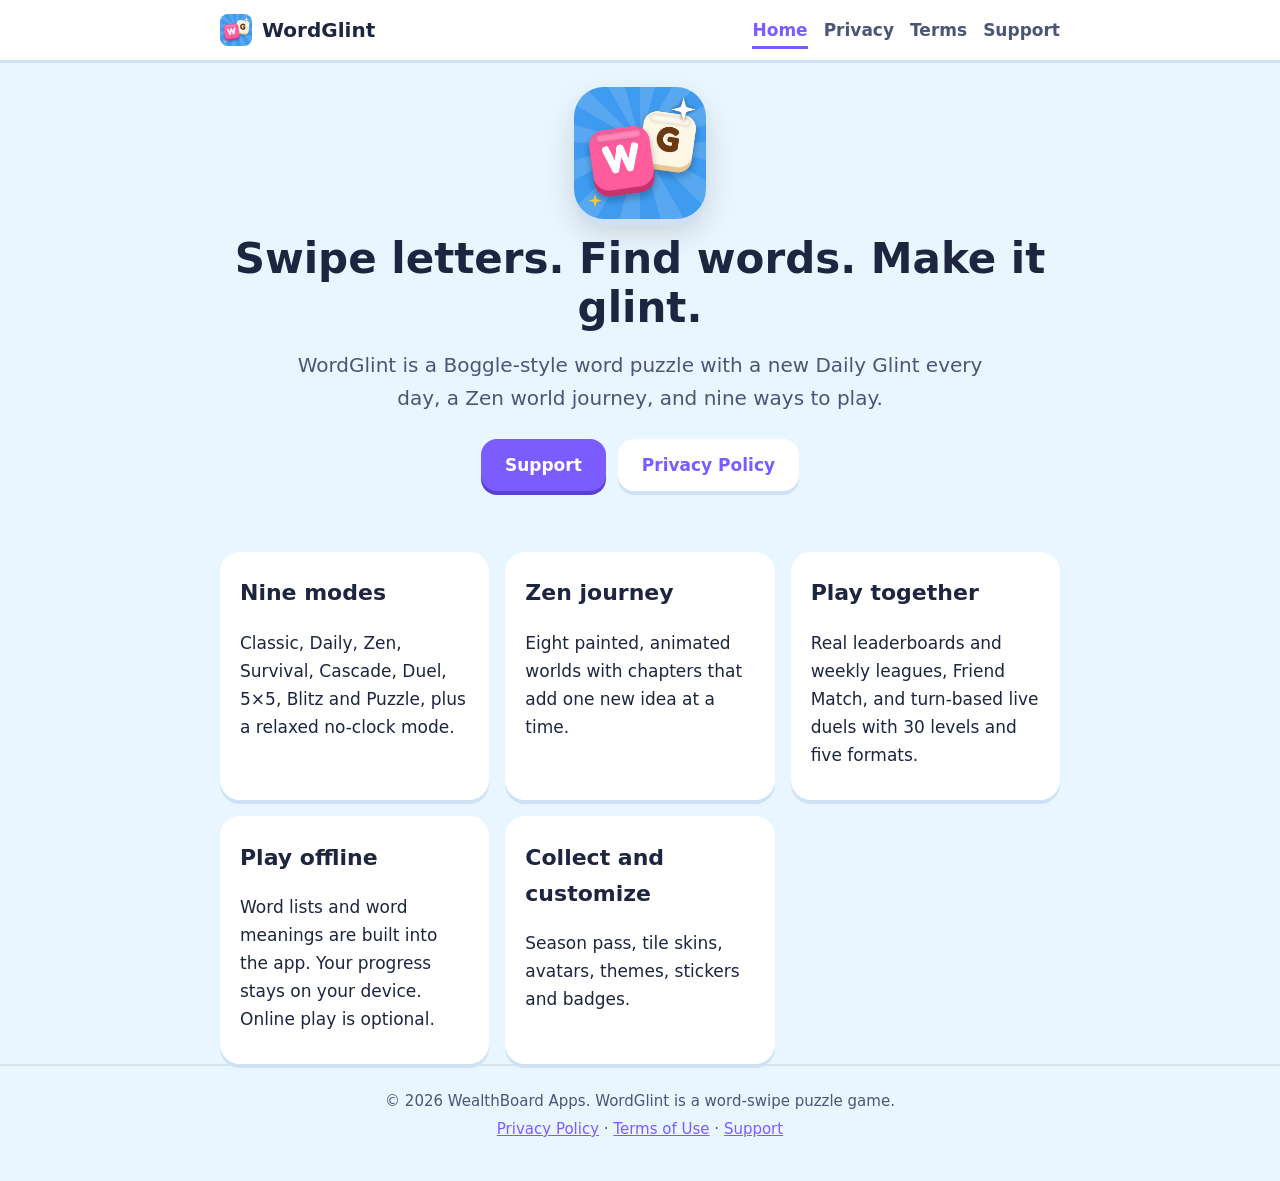
<file: index.html>
<!doctype html>
<html lang="en">
<head>
<meta charset="utf-8">
<meta name="viewport" content="width=device-width,initial-scale=1">
<title>WordGlint — swipe letters, find words</title>
<meta name="description" content="WordGlint is a candy-bright word-swipe puzzle game for iPhone and Android with Daily Glint, Zen journey, Blitz, Survival and more.">
<link rel="icon" type="image/png" href="favicon.png">
<link rel="apple-touch-icon" href="apple-touch-icon.png">
<link rel="stylesheet" href="style.css">
</head>
<body>
<header class="top"><div class="wrap bar">
<a class="brand" href="/"><img src="favicon.png" width="32" height="32" alt=""><span>WordGlint</span></a>
<nav><a href="/" aria-current=page>Home</a><a href="privacy.html">Privacy</a><a href="terms.html">Terms</a><a href="support.html">Support</a></nav>
</div></header>
<main class="wrap">

<section class="hero">
<img class="appicon" src="icon.png" width="132" height="132" alt="WordGlint app icon">
<h1>Swipe letters. Find words. Make it glint.</h1>
<p class="lead">WordGlint is a Boggle-style word puzzle with a new Daily Glint every day, a Zen world journey, and nine ways to play.</p>
<p class="cta"><a class="btn" href="support.html">Support</a><a class="btn ghost" href="privacy.html">Privacy Policy</a></p>
</section>
<section class="grid">
<div class="card"><h2>Nine modes</h2><p>Classic, Daily, Zen, Survival, Cascade, Duel, 5&times;5, Blitz and Puzzle, plus a relaxed no-clock mode.</p></div>
<div class="card"><h2>Zen journey</h2><p>Eight painted, animated worlds with chapters that add one new idea at a time.</p></div>
<div class="card"><h2>Play together</h2><p>Real leaderboards and weekly leagues, Friend Match, and turn-based live duels with 30 levels and five formats.</p></div>
<div class="card"><h2>Play offline</h2><p>Word lists and word meanings are built into the app. Your progress stays on your device. Online play is optional.</p></div>
<div class="card"><h2>Collect and customize</h2><p>Season pass, tile skins, avatars, themes, stickers and badges.</p></div>
</section>

</main>
<footer><div class="wrap">
<p>&copy; 2026 WealthBoard Apps. WordGlint is a word-swipe puzzle game.</p>
<p><a href="privacy.html">Privacy Policy</a> &middot; <a href="terms.html">Terms of Use</a> &middot; <a href="support.html">Support</a></p>
</div></footer>
</body>
</html>
</file>
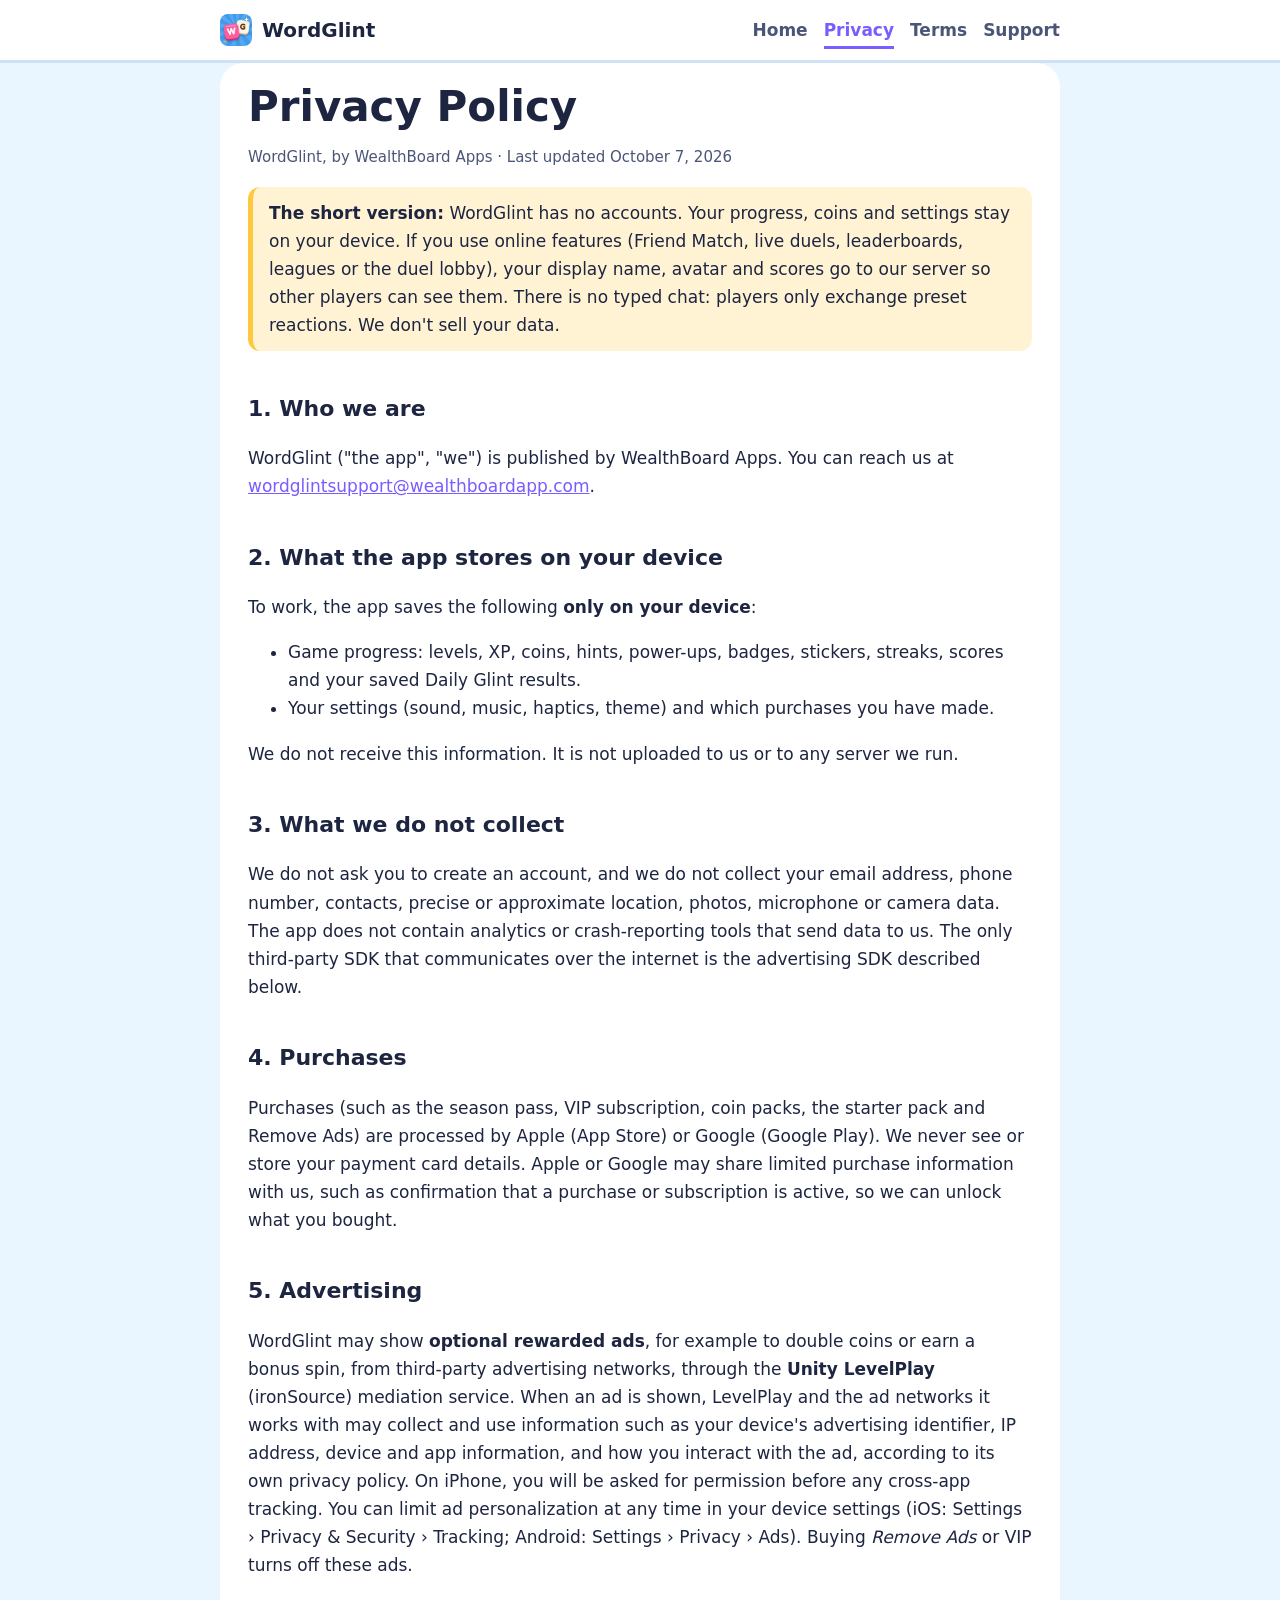
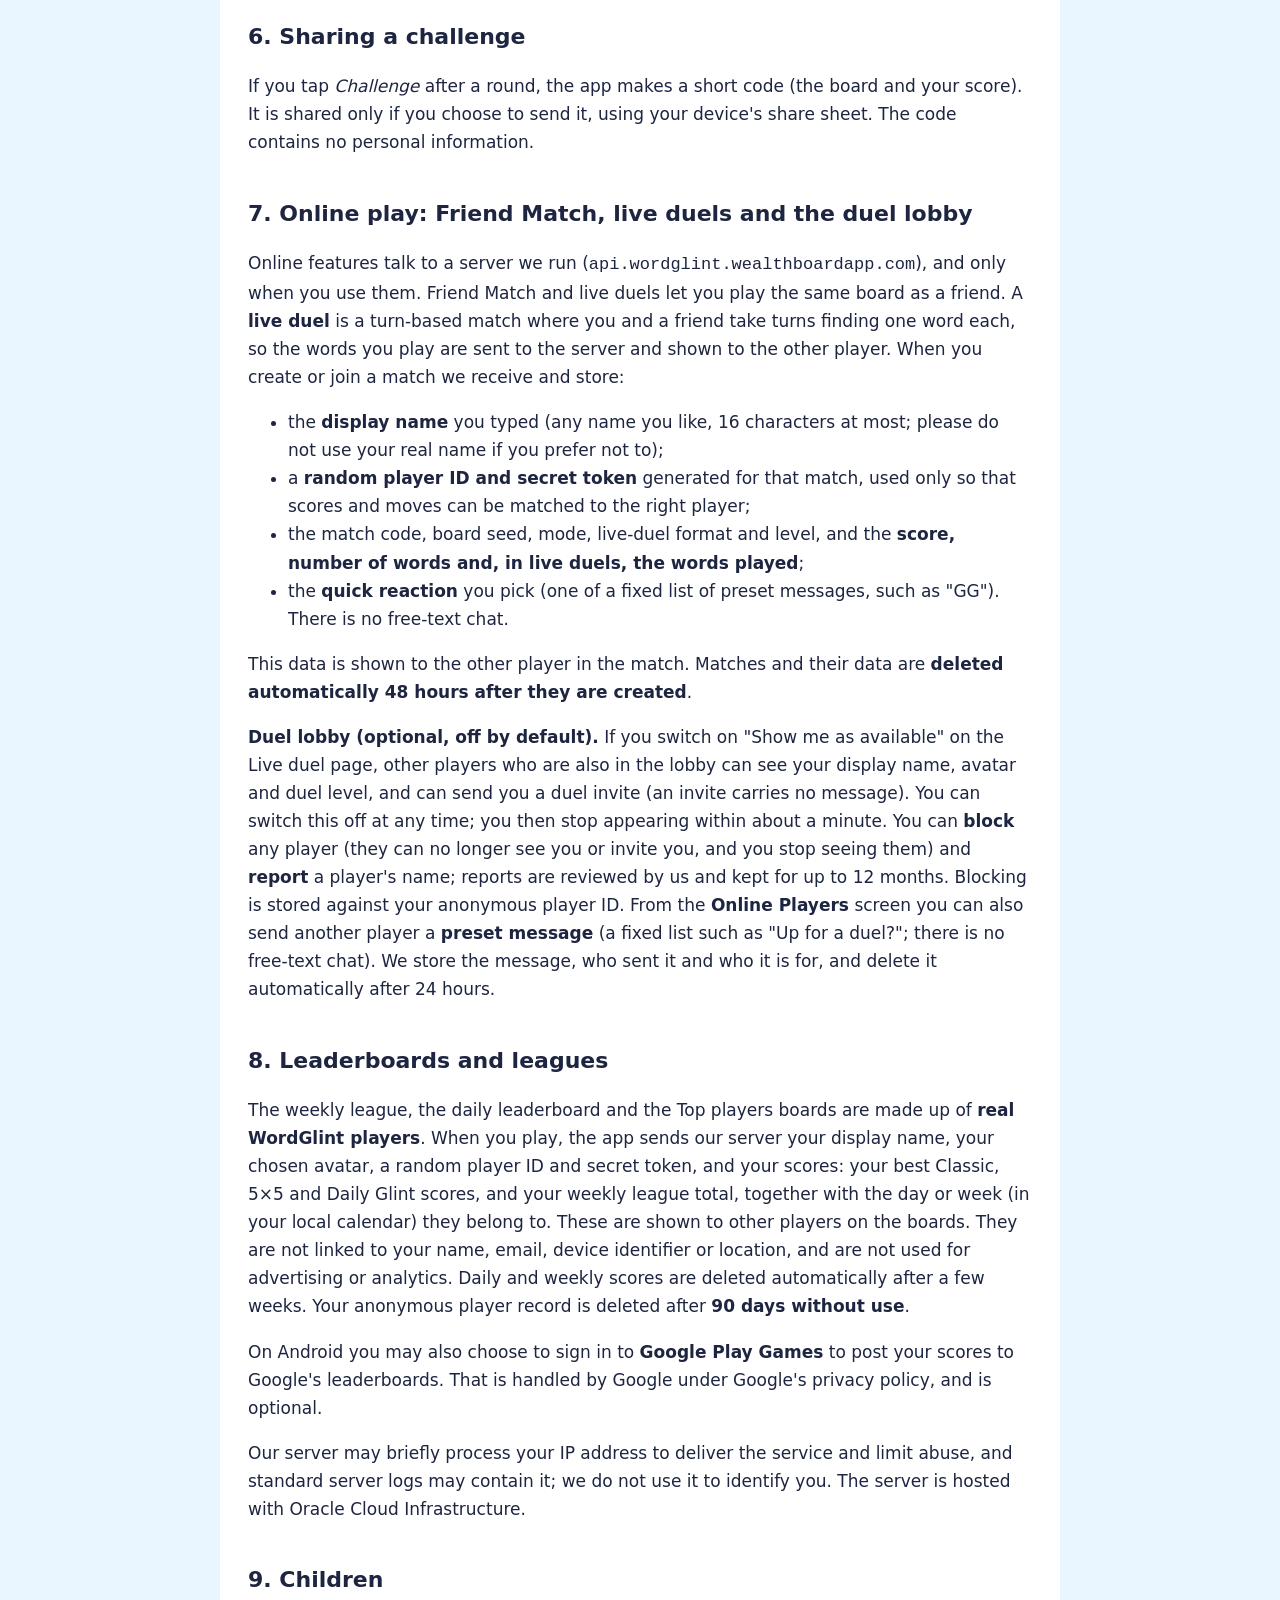
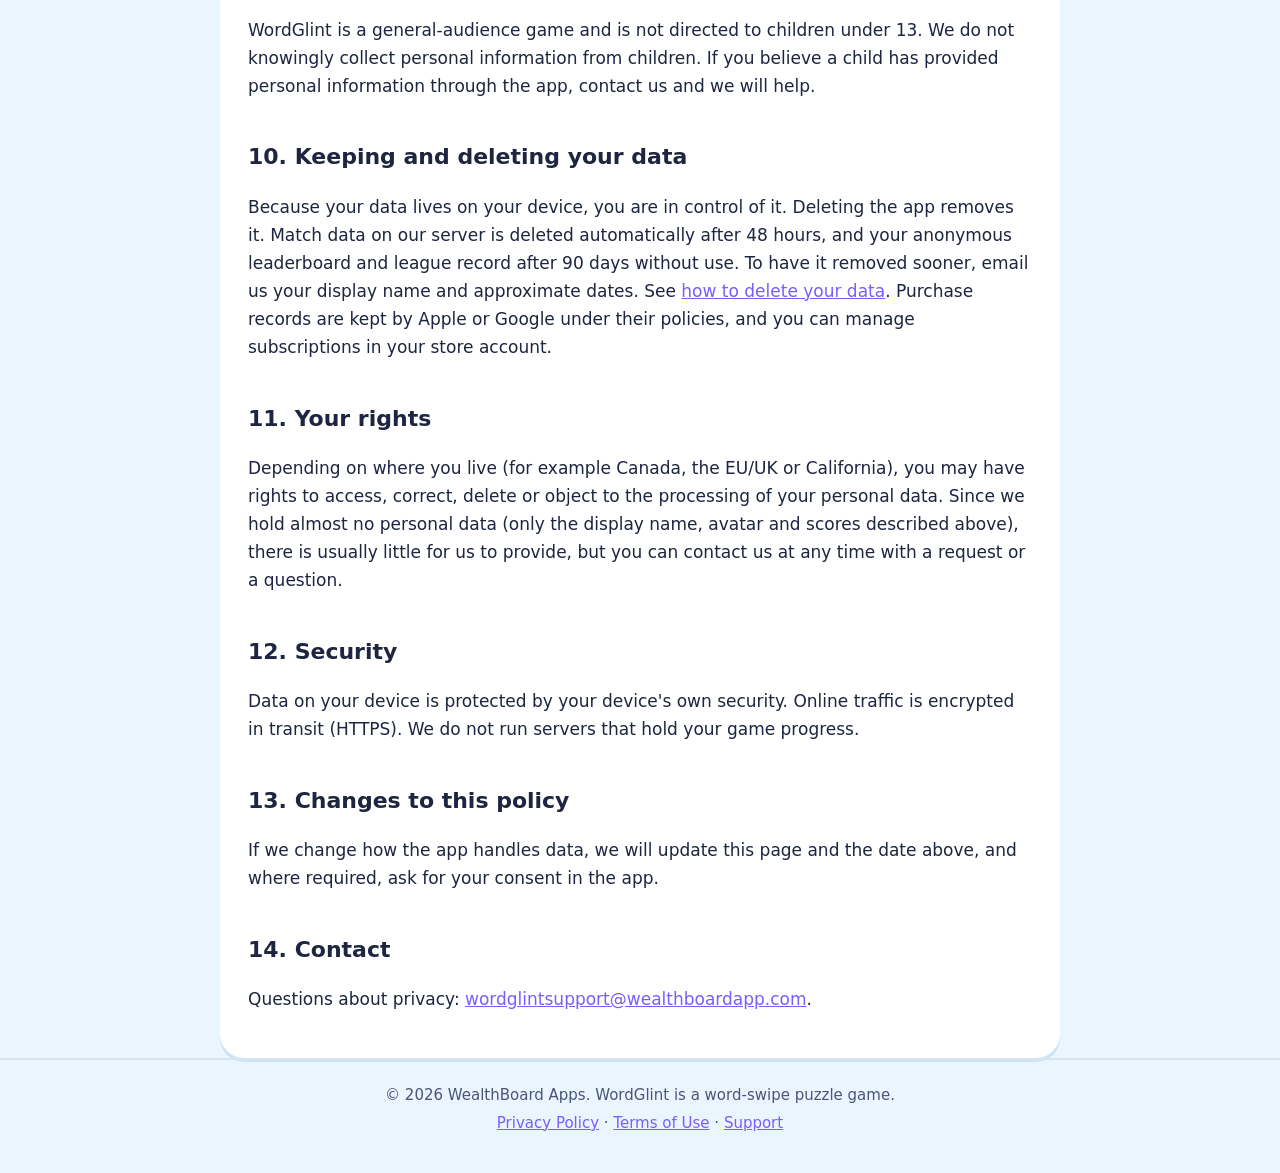
<file: privacy.html>
<!doctype html>
<html lang="en">
<head>
<meta charset="utf-8">
<meta name="viewport" content="width=device-width,initial-scale=1">
<title>Privacy Policy — WordGlint</title>
<meta name="description" content="How WordGlint handles your data. Short version: your game progress stays on your device; online play (Friend Match, leaderboards, leagues and live duels) shares only a display name, avatar and scores.">
<link rel="icon" type="image/png" href="favicon.png">
<link rel="apple-touch-icon" href="apple-touch-icon.png">
<link rel="stylesheet" href="style.css">
</head>
<body>
<header class="top"><div class="wrap bar">
<a class="brand" href="/"><img src="favicon.png" width="32" height="32" alt=""><span>WordGlint</span></a>
<nav><a href="/">Home</a><a href="privacy.html" aria-current=page>Privacy</a><a href="terms.html">Terms</a><a href="support.html">Support</a></nav>
</div></header>
<main class="wrap">

<article class="doc">
<h1>Privacy Policy</h1>
<p class="meta">WordGlint, by WealthBoard Apps &middot; Last updated October 7, 2026</p>

<p class="tldr"><strong>The short version:</strong> WordGlint has no accounts. Your progress, coins and settings stay on your device. If you use online features (Friend Match, live duels, leaderboards, leagues or the duel lobby), your display name, avatar and scores go to our server so other players can see them. There is no typed chat: players only exchange preset reactions. We don't sell your data.</p>

<h2>1. Who we are</h2>
<p>WordGlint ("the app", "we") is published by WealthBoard Apps. You can reach us at <a href="mailto:wordglintsupport@wealthboardapp.com">wordglintsupport@wealthboardapp.com</a>.</p>

<h2>2. What the app stores on your device</h2>
<p>To work, the app saves the following <strong>only on your device</strong>:</p>
<ul>
<li>Game progress: levels, XP, coins, hints, power-ups, badges, stickers, streaks, scores and your saved Daily Glint results.</li>
<li>Your settings (sound, music, haptics, theme) and which purchases you have made.</li>
</ul>
<p>We do not receive this information. It is not uploaded to us or to any server we run.</p>

<h2>3. What we do not collect</h2>
<p>We do not ask you to create an account, and we do not collect your email address, phone number, contacts, precise or approximate location, photos, microphone or camera data. The app does not contain analytics or crash-reporting tools that send data to us. The only third-party SDK that communicates over the internet is the advertising SDK described below.</p>

<h2>4. Purchases</h2>
<p>Purchases (such as the season pass, VIP subscription, coin packs, the starter pack and Remove Ads) are processed by Apple (App Store) or Google (Google Play). We never see or store your payment card details. Apple or Google may share limited purchase information with us, such as confirmation that a purchase or subscription is active, so we can unlock what you bought.</p>

<h2>5. Advertising</h2>
<p>WordGlint may show <strong>optional rewarded ads</strong>, for example to double coins or earn a bonus spin, from third-party advertising networks, through the <strong>Unity LevelPlay</strong> (ironSource) mediation service. When an ad is shown, LevelPlay and the ad networks it works with may collect and use information such as your device's advertising identifier, IP address, device and app information, and how you interact with the ad, according to its own privacy policy. On iPhone, you will be asked for permission before any cross-app tracking. You can limit ad personalization at any time in your device settings (iOS: Settings &rsaquo; Privacy &amp; Security &rsaquo; Tracking; Android: Settings &rsaquo; Privacy &rsaquo; Ads). Buying <em>Remove Ads</em> or VIP turns off these ads.</p>

<h2>6. Sharing a challenge</h2>
<p>If you tap <em>Challenge</em> after a round, the app makes a short code (the board and your score). It is shared only if you choose to send it, using your device's share sheet. The code contains no personal information.</p>

<h2>7. Online play: Friend Match, live duels and the duel lobby</h2>
<p>Online features talk to a server we run (<code>api.wordglint.wealthboardapp.com</code>), and only when you use them. Friend Match and live duels let you play the same board as a friend. A <strong>live duel</strong> is a turn-based match where you and a friend take turns finding one word each, so the words you play are sent to the server and shown to the other player. When you create or join a match we receive and store:</p>
<ul>
<li>the <strong>display name</strong> you typed (any name you like, 16 characters at most; please do not use your real name if you prefer not to);</li>
<li>a <strong>random player ID and secret token</strong> generated for that match, used only so that scores and moves can be matched to the right player;</li>
<li>the match code, board seed, mode, live-duel format and level, and the <strong>score, number of words and, in live duels, the words played</strong>;</li>
<li>the <strong>quick reaction</strong> you pick (one of a fixed list of preset messages, such as "GG"). There is no free-text chat.</li>
</ul>
<p>This data is shown to the other player in the match. Matches and their data are <strong>deleted automatically 48 hours after they are created</strong>.</p>
<p><strong>Duel lobby (optional, off by default).</strong> If you switch on "Show me as available" on the Live duel page, other players who are also in the lobby can see your display name, avatar and duel level, and can send you a duel invite (an invite carries no message). You can switch this off at any time; you then stop appearing within about a minute. You can <strong>block</strong> any player (they can no longer see you or invite you, and you stop seeing them) and <strong>report</strong> a player's name; reports are reviewed by us and kept for up to 12 months. Blocking is stored against your anonymous player ID. From the <strong>Online Players</strong> screen you can also send another player a <strong>preset message</strong> (a fixed list such as "Up for a duel?"; there is no free-text chat). We store the message, who sent it and who it is for, and delete it automatically after 24 hours.</p>

<h2>8. Leaderboards and leagues</h2>
<p>The weekly league, the daily leaderboard and the Top players boards are made up of <strong>real WordGlint players</strong>. When you play, the app sends our server your display name, your chosen avatar, a random player ID and secret token, and your scores: your best Classic, 5&times;5 and Daily Glint scores, and your weekly league total, together with the day or week (in your local calendar) they belong to. These are shown to other players on the boards. They are not linked to your name, email, device identifier or location, and are not used for advertising or analytics. Daily and weekly scores are deleted automatically after a few weeks. Your anonymous player record is deleted after <strong>90 days without use</strong>.</p>
<p>On Android you may also choose to sign in to <strong>Google Play Games</strong> to post your scores to Google's leaderboards. That is handled by Google under Google's privacy policy, and is optional.</p>
<p>Our server may briefly process your IP address to deliver the service and limit abuse, and standard server logs may contain it; we do not use it to identify you. The server is hosted with Oracle Cloud Infrastructure.</p>

<h2>9. Children</h2>
<p>WordGlint is a general-audience game and is not directed to children under 13. We do not knowingly collect personal information from children. If you believe a child has provided personal information through the app, contact us and we will help.</p>

<h2>10. Keeping and deleting your data</h2>
<p>Because your data lives on your device, you are in control of it. Deleting the app removes it. Match data on our server is deleted automatically after 48 hours, and your anonymous leaderboard and league record after 90 days without use. To have it removed sooner, email us your display name and approximate dates. See <a href="support.html#delete">how to delete your data</a>. Purchase records are kept by Apple or Google under their policies, and you can manage subscriptions in your store account.</p>

<h2>11. Your rights</h2>
<p>Depending on where you live (for example Canada, the EU/UK or California), you may have rights to access, correct, delete or object to the processing of your personal data. Since we hold almost no personal data (only the display name, avatar and scores described above), there is usually little for us to provide, but you can contact us at any time with a request or a question.</p>

<h2>12. Security</h2>
<p>Data on your device is protected by your device's own security. Online traffic is encrypted in transit (HTTPS). We do not run servers that hold your game progress.</p>

<h2>13. Changes to this policy</h2>
<p>If we change how the app handles data, we will update this page and the date above, and where required, ask for your consent in the app.</p>

<h2>14. Contact</h2>
<p>Questions about privacy: <a href="mailto:wordglintsupport@wealthboardapp.com">wordglintsupport@wealthboardapp.com</a>.</p>
</article>

</main>
<footer><div class="wrap">
<p>&copy; 2026 WealthBoard Apps. WordGlint is a word-swipe puzzle game.</p>
<p><a href="privacy.html">Privacy Policy</a> &middot; <a href="terms.html">Terms of Use</a> &middot; <a href="support.html">Support</a></p>
</div></footer>
</body>
</html>
</file>
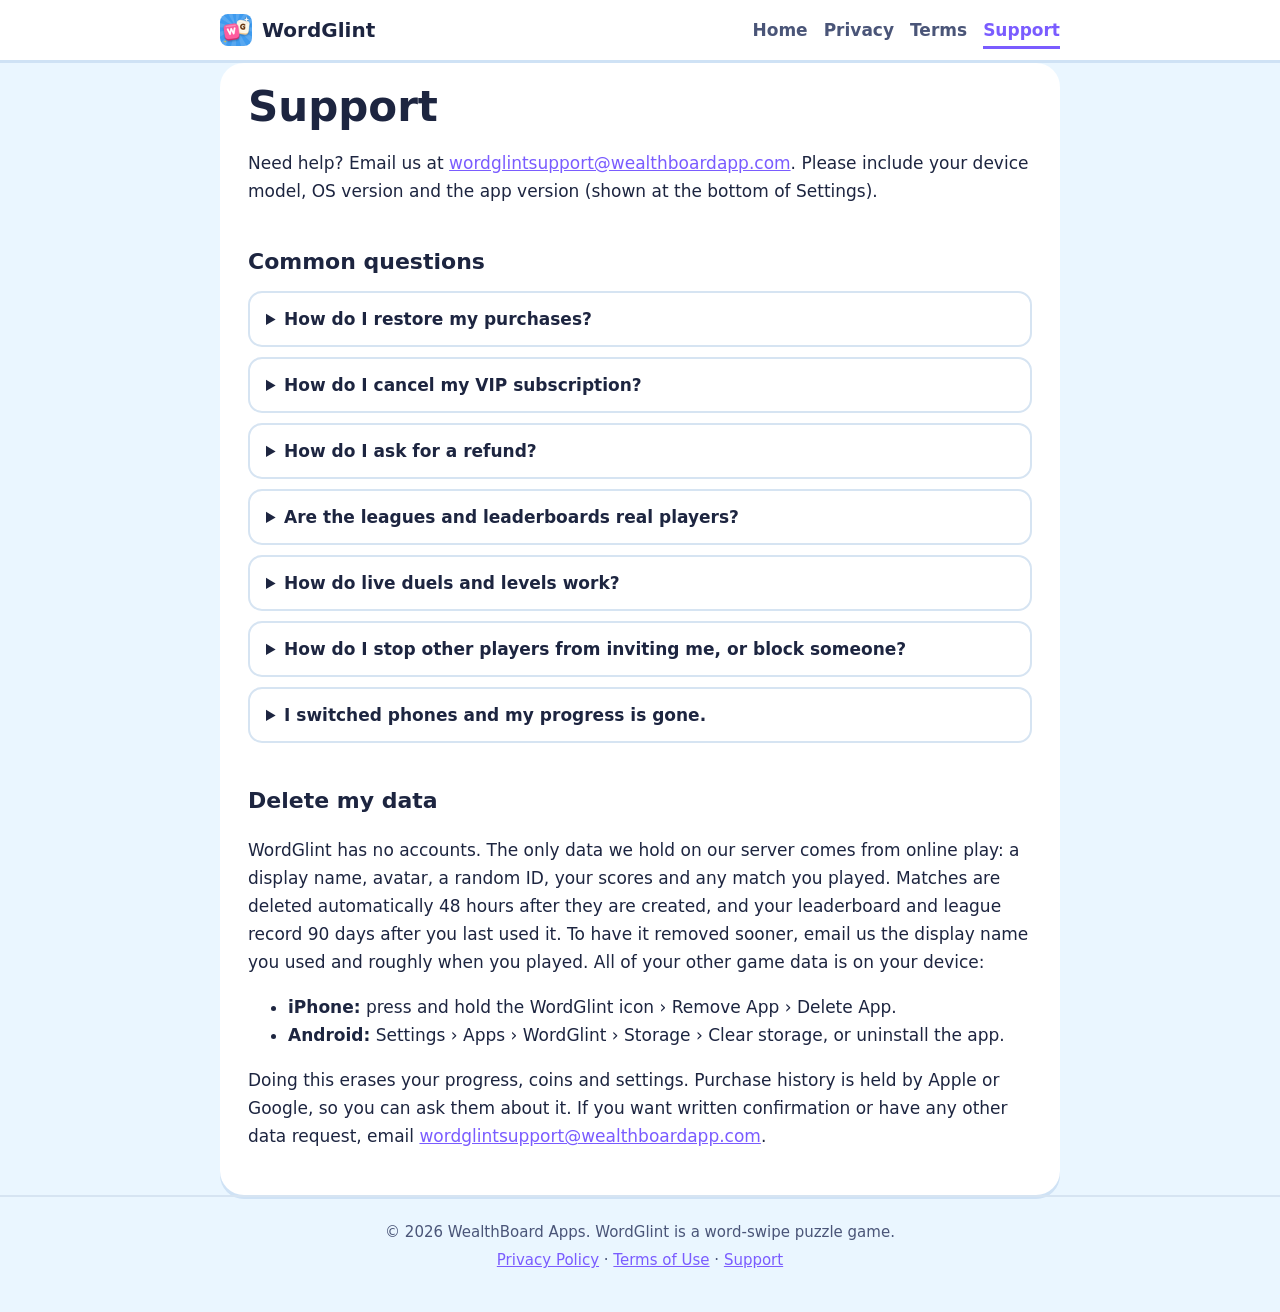
<file: support.html>
<!doctype html>
<html lang="en">
<head>
<meta charset="utf-8">
<meta name="viewport" content="width=device-width,initial-scale=1">
<title>Support — WordGlint</title>
<meta name="description" content="Help with WordGlint: contact, restoring purchases, managing subscriptions and deleting your data.">
<link rel="icon" type="image/png" href="favicon.png">
<link rel="apple-touch-icon" href="apple-touch-icon.png">
<link rel="stylesheet" href="style.css">
</head>
<body>
<header class="top"><div class="wrap bar">
<a class="brand" href="/"><img src="favicon.png" width="32" height="32" alt=""><span>WordGlint</span></a>
<nav><a href="/">Home</a><a href="privacy.html">Privacy</a><a href="terms.html">Terms</a><a href="support.html" aria-current=page>Support</a></nav>
</div></header>
<main class="wrap">

<article class="doc">
<h1>Support</h1>
<p>Need help? Email us at <a href="mailto:wordglintsupport@wealthboardapp.com">wordglintsupport@wealthboardapp.com</a>. Please include your device model, OS version and the app version (shown at the bottom of Settings).</p>

<h2>Common questions</h2>
<details><summary>How do I restore my purchases?</summary>
<p>In the app, open <strong>Shop</strong> and tap <strong>Restore purchases</strong>. Make sure you are signed in to the same Apple ID or Google account you used to buy.</p></details>
<details><summary>How do I cancel my VIP subscription?</summary>
<p><strong>iPhone:</strong> Settings &rsaquo; your name &rsaquo; Subscriptions &rsaquo; WordGlint.<br>
<strong>Android:</strong> Google Play &rsaquo; profile icon &rsaquo; Payments &amp; subscriptions &rsaquo; Subscriptions &rsaquo; WordGlint.<br>
Deleting the app does not cancel a subscription.</p></details>
<details><summary>How do I ask for a refund?</summary>
<p>Refunds are handled by Apple (<a href="https://reportaproblem.apple.com">reportaproblem.apple.com</a>) or Google Play (Play Store &rsaquo; Order history).</p></details>
<details><summary>Are the leagues and leaderboards real players?</summary>
<p>Yes. Your weekly league is a group of up to 20 real players in your tier, the daily board is everyone who played today's Daily Glint, and Top players shows the best Classic and 5&times;5 scores. They see your display name, avatar and score, so pick a name you are happy to share. A small group just means few people have joined your league yet.</p></details>
<details><summary>How do live duels and levels work?</summary>
<p>A live duel is a turn-based match for two players who are both online: you take turns swiping one word each. There are 30 levels (higher levels have shorter clocks and a bigger grid) and five formats: Classic, Blitz, Chain, Climb and Sudden death. Win a duel at your top level to unlock the next one and new formats. Start one from Home &rsaquo; Live duel and send the code to a friend, or invite someone from the lobby.</p></details>
<details><summary>How do I stop other players from inviting me, or block someone?</summary>
<p>The duel lobby is off unless you switch on "Show me as available" on the Live duel page. Turn it off and you disappear within about a minute. To block a player, open their card on the Online Players screen and tap Block, or tap Block on their invite. You can unblock under "Blocked players" on that screen. To report an inappropriate display name, open their card and tap Report name, or email us.</p></details>

<details><summary>I switched phones and my progress is gone.</summary>
<p>Progress is stored on the device and is not backed up to a server, so it does not move to a new phone automatically. Purchases can be restored from the Shop.</p></details>

<h2 id="delete">Delete my data</h2>
<p>WordGlint has no accounts. The only data we hold on our server comes from online play: a display name, avatar, a random ID, your scores and any match you played. Matches are deleted automatically 48 hours after they are created, and your leaderboard and league record 90 days after you last used it. To have it removed sooner, email us the display name you used and roughly when you played. All of your other game data is on your device:</p>
<ul>
<li><strong>iPhone:</strong> press and hold the WordGlint icon &rsaquo; Remove App &rsaquo; Delete App.</li>
<li><strong>Android:</strong> Settings &rsaquo; Apps &rsaquo; WordGlint &rsaquo; Storage &rsaquo; Clear storage, or uninstall the app.</li>
</ul>
<p>Doing this erases your progress, coins and settings. Purchase history is held by Apple or Google, so you can ask them about it. If you want written confirmation or have any other data request, email <a href="mailto:wordglintsupport@wealthboardapp.com">wordglintsupport@wealthboardapp.com</a>.</p>
</article>

</main>
<footer><div class="wrap">
<p>&copy; 2026 WealthBoard Apps. WordGlint is a word-swipe puzzle game.</p>
<p><a href="privacy.html">Privacy Policy</a> &middot; <a href="terms.html">Terms of Use</a> &middot; <a href="support.html">Support</a></p>
</div></footer>
</body>
</html>
</file>
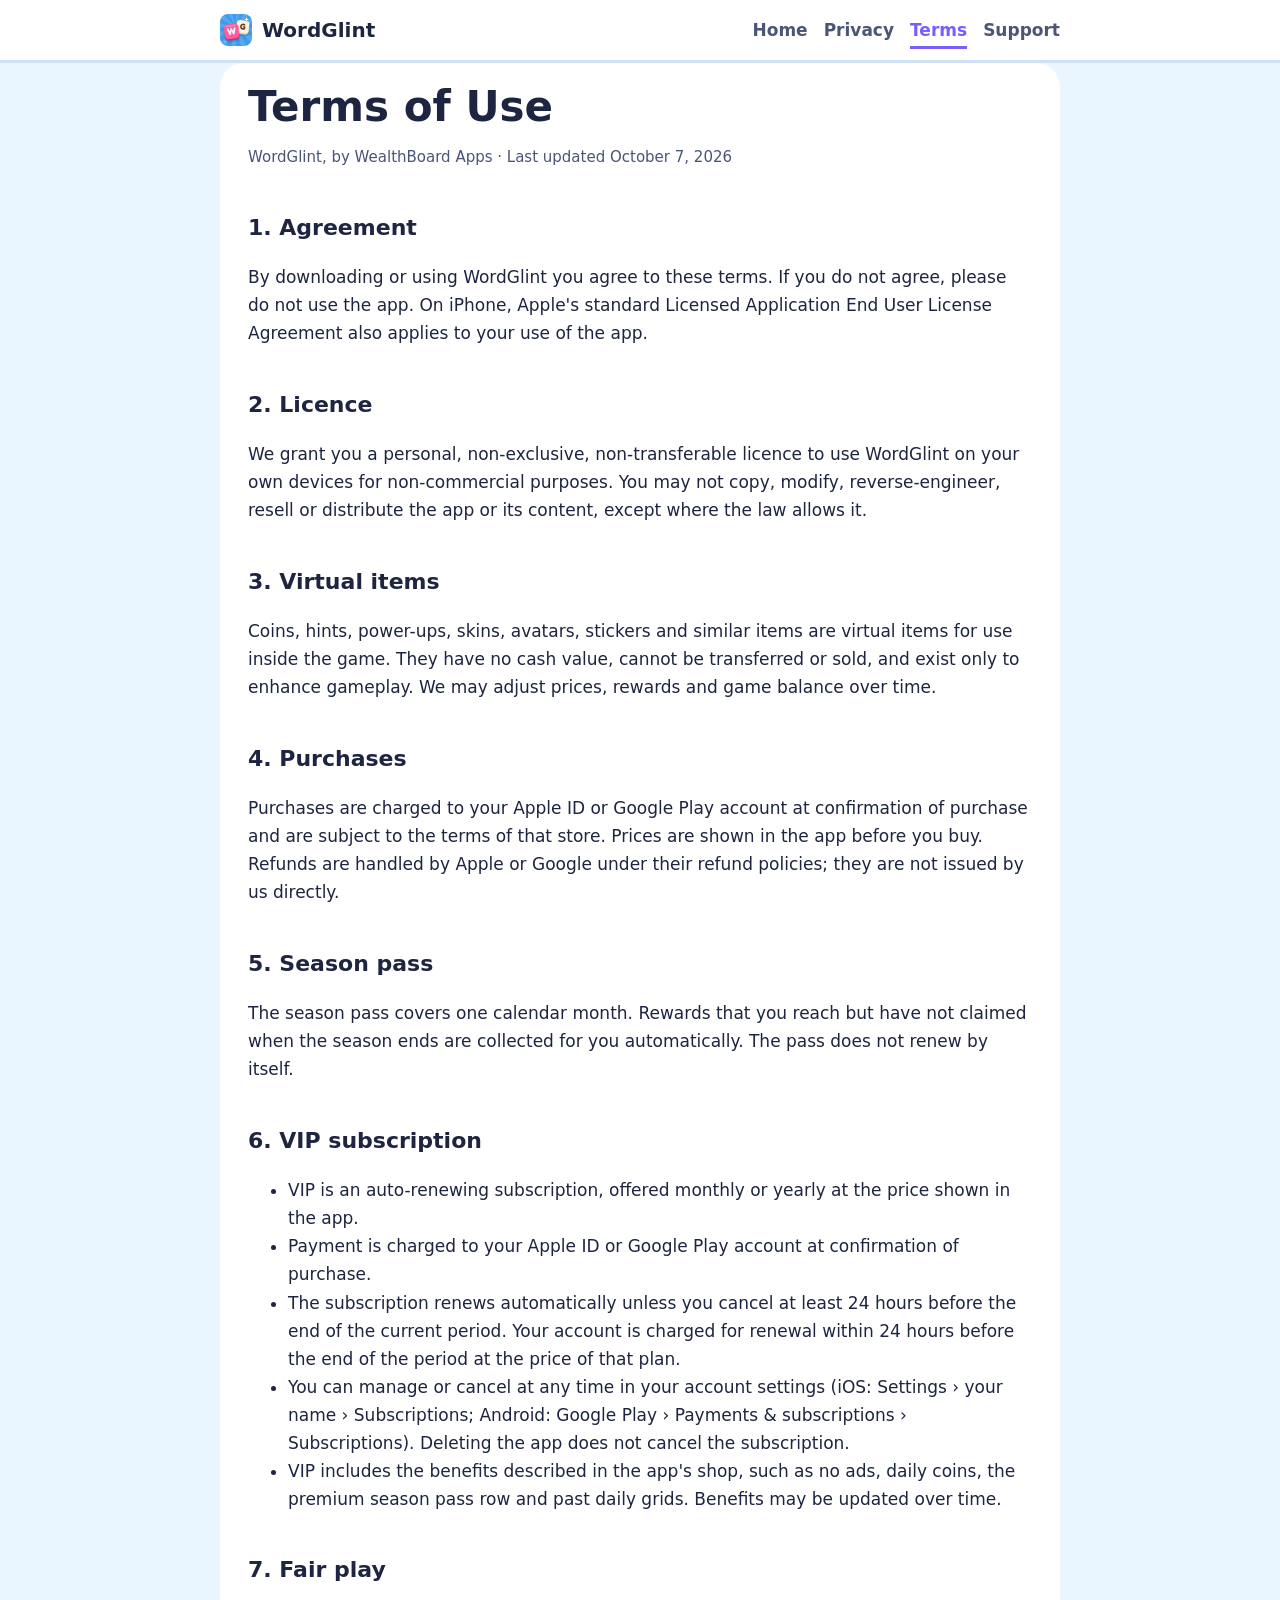
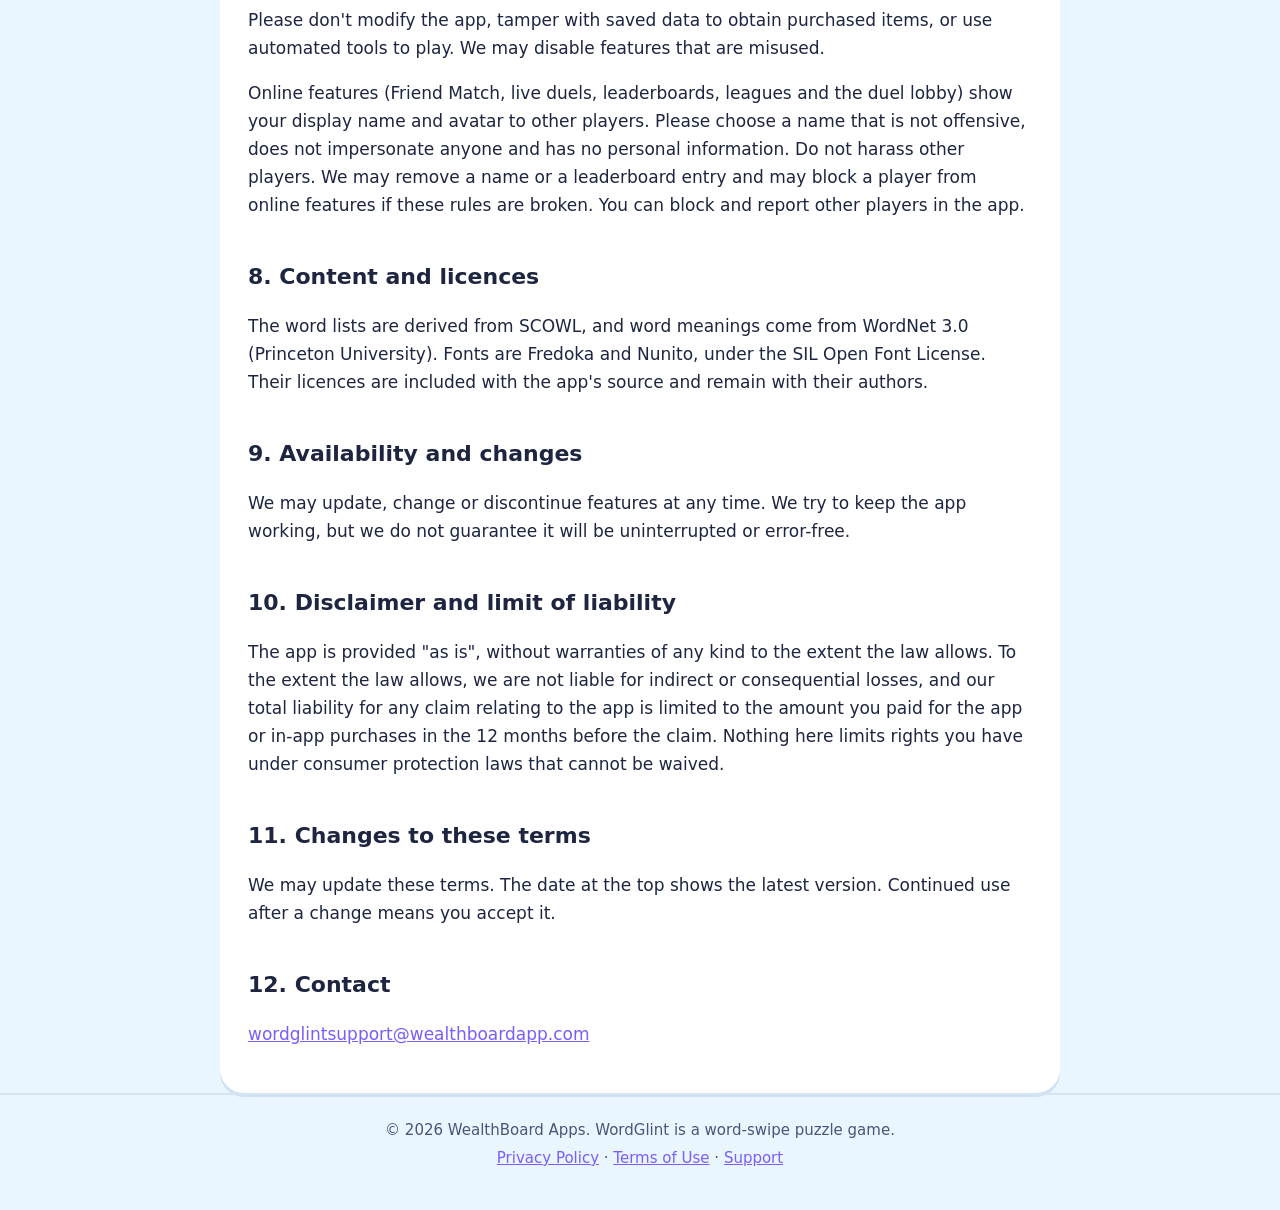
<file: terms.html>
<!doctype html>
<html lang="en">
<head>
<meta charset="utf-8">
<meta name="viewport" content="width=device-width,initial-scale=1">
<title>Terms of Use — WordGlint</title>
<meta name="description" content="The terms for using WordGlint, including purchases and subscriptions.">
<link rel="icon" type="image/png" href="favicon.png">
<link rel="apple-touch-icon" href="apple-touch-icon.png">
<link rel="stylesheet" href="style.css">
</head>
<body>
<header class="top"><div class="wrap bar">
<a class="brand" href="/"><img src="favicon.png" width="32" height="32" alt=""><span>WordGlint</span></a>
<nav><a href="/">Home</a><a href="privacy.html">Privacy</a><a href="terms.html" aria-current=page>Terms</a><a href="support.html">Support</a></nav>
</div></header>
<main class="wrap">

<article class="doc">
<h1>Terms of Use</h1>
<p class="meta">WordGlint, by WealthBoard Apps &middot; Last updated October 7, 2026</p>

<h2>1. Agreement</h2>
<p>By downloading or using WordGlint you agree to these terms. If you do not agree, please do not use the app. On iPhone, Apple's standard Licensed Application End User License Agreement also applies to your use of the app.</p>

<h2>2. Licence</h2>
<p>We grant you a personal, non-exclusive, non-transferable licence to use WordGlint on your own devices for non-commercial purposes. You may not copy, modify, reverse-engineer, resell or distribute the app or its content, except where the law allows it.</p>

<h2>3. Virtual items</h2>
<p>Coins, hints, power-ups, skins, avatars, stickers and similar items are virtual items for use inside the game. They have no cash value, cannot be transferred or sold, and exist only to enhance gameplay. We may adjust prices, rewards and game balance over time.</p>

<h2>4. Purchases</h2>
<p>Purchases are charged to your Apple ID or Google Play account at confirmation of purchase and are subject to the terms of that store. Prices are shown in the app before you buy. Refunds are handled by Apple or Google under their refund policies; they are not issued by us directly.</p>

<h2>5. Season pass</h2>
<p>The season pass covers one calendar month. Rewards that you reach but have not claimed when the season ends are collected for you automatically. The pass does not renew by itself.</p>

<h2>6. VIP subscription</h2>
<ul>
<li>VIP is an auto-renewing subscription, offered monthly or yearly at the price shown in the app.</li>
<li>Payment is charged to your Apple ID or Google Play account at confirmation of purchase.</li>
<li>The subscription renews automatically unless you cancel at least 24 hours before the end of the current period. Your account is charged for renewal within 24 hours before the end of the period at the price of that plan.</li>
<li>You can manage or cancel at any time in your account settings (iOS: Settings &rsaquo; your name &rsaquo; Subscriptions; Android: Google Play &rsaquo; Payments &amp; subscriptions &rsaquo; Subscriptions). Deleting the app does not cancel the subscription.</li>
<li>VIP includes the benefits described in the app's shop, such as no ads, daily coins, the premium season pass row and past daily grids. Benefits may be updated over time.</li>
</ul>

<h2>7. Fair play</h2>
<p>Please don't modify the app, tamper with saved data to obtain purchased items, or use automated tools to play. We may disable features that are misused.</p>
<p>Online features (Friend Match, live duels, leaderboards, leagues and the duel lobby) show your display name and avatar to other players. Please choose a name that is not offensive, does not impersonate anyone and has no personal information. Do not harass other players. We may remove a name or a leaderboard entry and may block a player from online features if these rules are broken. You can block and report other players in the app.</p>

<h2>8. Content and licences</h2>
<p>The word lists are derived from SCOWL, and word meanings come from WordNet 3.0 (Princeton University). Fonts are Fredoka and Nunito, under the SIL Open Font License. Their licences are included with the app's source and remain with their authors.</p>

<h2>9. Availability and changes</h2>
<p>We may update, change or discontinue features at any time. We try to keep the app working, but we do not guarantee it will be uninterrupted or error-free.</p>

<h2>10. Disclaimer and limit of liability</h2>
<p>The app is provided "as is", without warranties of any kind to the extent the law allows. To the extent the law allows, we are not liable for indirect or consequential losses, and our total liability for any claim relating to the app is limited to the amount you paid for the app or in-app purchases in the 12 months before the claim. Nothing here limits rights you have under consumer protection laws that cannot be waived.</p>

<h2>11. Changes to these terms</h2>
<p>We may update these terms. The date at the top shows the latest version. Continued use after a change means you accept it.</p>

<h2>12. Contact</h2>
<p><a href="mailto:wordglintsupport@wealthboardapp.com">wordglintsupport@wealthboardapp.com</a></p>
</article>

</main>
<footer><div class="wrap">
<p>&copy; 2026 WealthBoard Apps. WordGlint is a word-swipe puzzle game.</p>
<p><a href="privacy.html">Privacy Policy</a> &middot; <a href="terms.html">Terms of Use</a> &middot; <a href="support.html">Support</a></p>
</div></footer>
</body>
</html>
</file>
<file: style.css>
:root{--bg:#eaf6ff;--ink:#1d2540;--ink2:#4a5578;--card:#fff;--lip:#cfe2f5;--brand:#7a5cff;--brandlip:#5a3fd6;--sun:#ffc83d;--sunink:#5b4300;--line:#d6e4f2}
@media (prefers-color-scheme:dark){:root{--bg:#141a33;--ink:#eef1ff;--ink2:#aab3d6;--card:#1d2548;--lip:#2b3563;--line:#2b3563;--sunink:#3a2a00}}
*{box-sizing:border-box}
html{-webkit-text-size-adjust:100%}
body{margin:0;background:var(--bg);color:var(--ink);font:17px/1.65 "Nunito","Segoe UI",system-ui,-apple-system,Roboto,sans-serif}
.wrap{max-width:880px;margin:0 auto;padding:0 20px}
.top{background:var(--card);border-bottom:3px solid var(--lip)}
.bar{display:flex;align-items:center;justify-content:space-between;gap:12px;min-height:60px;flex-wrap:wrap;padding-top:6px;padding-bottom:6px}
.brand{display:flex;align-items:center;gap:10px;color:var(--ink);font-weight:900;font-size:20px;text-decoration:none}
.brand img{border-radius:8px}
nav a{color:var(--ink2);text-decoration:none;font-weight:800;margin-left:16px;padding:6px 0;border-bottom:3px solid transparent}
nav a[aria-current=page],nav a:hover{color:var(--brand);border-bottom-color:var(--brand)}
main{padding-top:32px;padding-bottom:48px}
h1{font-size:clamp(28px,5vw,42px);line-height:1.15;margin:.2em 0 .4em;font-weight:900}
h2{font-size:22px;margin:1.8em 0 .4em;font-weight:900}
a{color:var(--brand)}
.hero{text-align:center;padding:24px 0 8px}
.appicon{border-radius:30px;box-shadow:0 6px 0 var(--lip),0 14px 30px rgba(0,0,0,.15)}
.lead{font-size:20px;color:var(--ink2);max-width:36em;margin:0 auto 1.2em}
.cta{display:flex;gap:12px;justify-content:center;flex-wrap:wrap}
.btn{display:inline-block;background:var(--brand);color:#fff;text-decoration:none;font-weight:900;padding:12px 24px;border-radius:16px;box-shadow:0 4px 0 var(--brandlip)}
.btn.ghost{background:var(--card);color:var(--brand);box-shadow:0 4px 0 var(--lip)}
.grid{display:grid;grid-template-columns:repeat(auto-fit,minmax(230px,1fr));gap:16px;margin-top:36px}
.card{background:var(--card);border-radius:20px;padding:6px 20px 14px;box-shadow:0 4px 0 var(--lip)}
.card h2{margin-top:.8em}
.doc{background:var(--card);border-radius:24px;padding:12px 28px 28px;box-shadow:0 4px 0 var(--lip)}
.meta{color:var(--ink2);font-size:15px;margin-top:-.2em}
.tldr{background:rgba(255,200,61,.22);border-left:5px solid var(--sun);padding:12px 16px;border-radius:12px}
details{border:2px solid var(--line);border-radius:14px;padding:4px 16px;margin:10px 0}
summary{cursor:pointer;font-weight:800;padding:8px 0}
footer{border-top:2px solid var(--line);color:var(--ink2);font-size:15px;padding:20px 0 36px;text-align:center}
footer p{margin:.2em 0}
@media (max-width:520px){.doc{padding:8px 18px 22px}nav a{margin-left:12px}}
</file>
